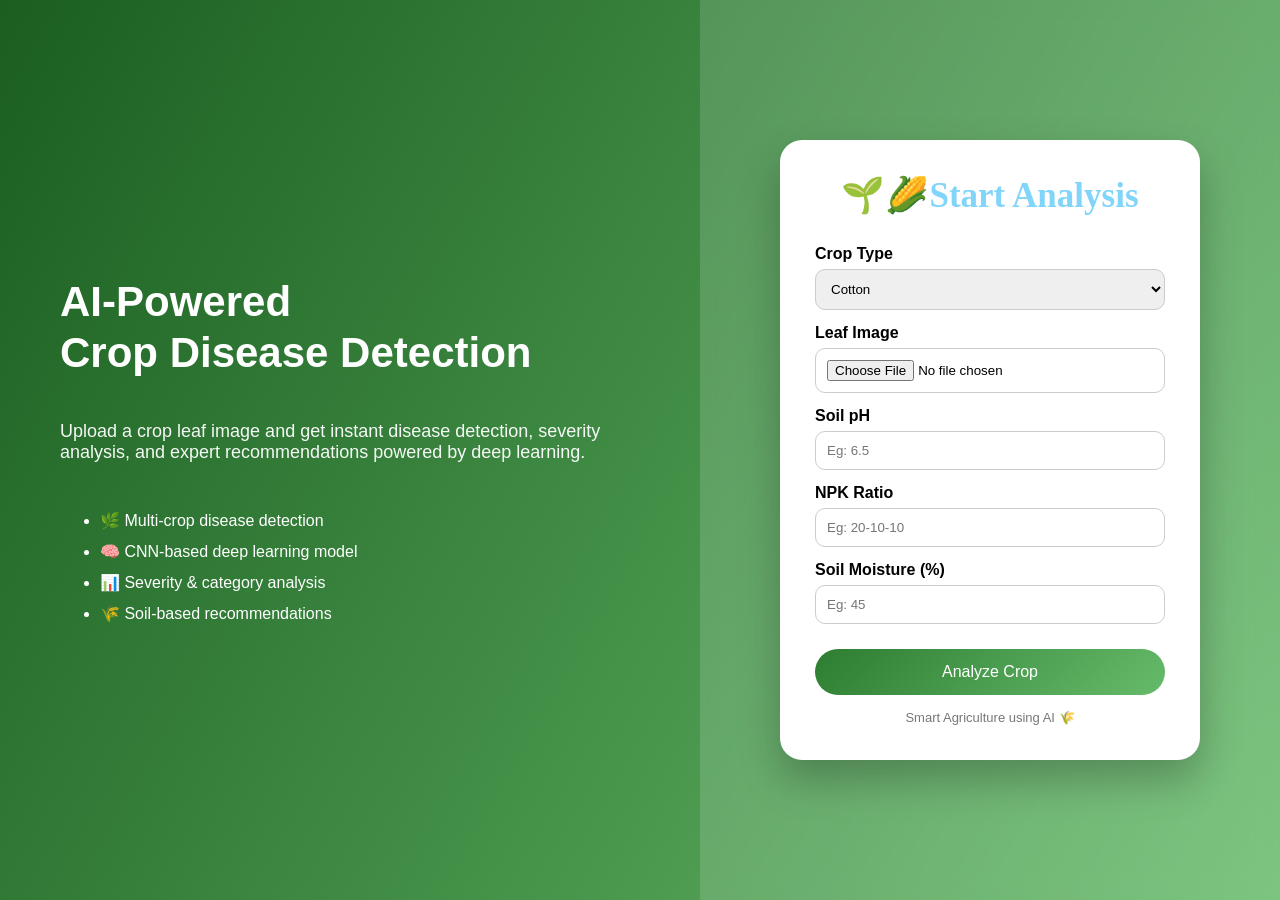
<file: frontend/templates/index.html>
<!DOCTYPE html>
<html lang="en">
<head>
<meta charset="UTF-8">
<title>AI Crop Disease Detection</title>

<style>
*{
    box-sizing:border-box;
    font-family:"Segoe UI", sans-serif;
}

body{
    margin:0;
    height:100vh;
    background:linear-gradient(120deg,#1b5e20,#66bb6a);
    display:flex;
}

/* LEFT HERO PANEL */
.hero{
    flex:1;
    padding:60px;
    color:white;
    display:flex;
    flex-direction:column;
    justify-content:center;
}

.hero h1{
    font-size:42px;
    line-height:1.2;
}

.hero p{
    font-size:18px;
    margin-top:15px;
    opacity:0.95;
}

.features{
    margin-top:30px;
}

.features li{
    margin-bottom:12px;
    font-size:16px;
}

/* RIGHT FORM PANEL */
.form-area{
    flex:1;
    display:flex;
    align-items:center;
    justify-content:center;
    background:rgba(255,255,255,0.15);
    backdrop-filter: blur(12px);
}

.form-box{
    background:white;
    width:420px;
    padding:35px;
    border-radius:22px;
    box-shadow:0 20px 40px rgba(0,0,0,0.25);
}

.form-box h2{
    margin-top:0;
    color:#2e7d32;
    text-align:center;
}

/* FORM */
label{
    font-weight:600;
    margin-top:14px;
    display:block;
}

input, select{
    width:100%;
    padding:11px;
    margin-top:6px;
    border-radius:10px;
    border:1px solid #ccc;
    outline:none;
}

input:focus, select:focus{
    border-color:#2e7d32;
}

/* BUTTON */
button{
    width:100%;
    margin-top:25px;
    padding:14px;
    background:linear-gradient(135deg,#2e7d32,#66bb6a);
    border:none;
    color:white;
    font-size:16px;
    border-radius:30px;
    cursor:pointer;
    transition:0.3s;
}

button:hover{
    transform:translateY(-2px);
    box-shadow:0 10px 20px rgba(0,0,0,0.2);
}

.footer{
    text-align:center;
    margin-top:15px;
    font-size:13px;
    color:#777;
}
</style>
</head>

<body>

<!-- LEFT -->
<div class="hero">
    <h1>AI-Powered<br>Crop Disease Detection</h1>
    <p>
        Upload a crop leaf image and get instant disease
        detection, severity analysis, and expert recommendations
        powered by deep learning.
    </p>

    <ul class="features">
        <li>🌿 Multi-crop disease detection</li>
        <li>🧠 CNN-based deep learning model</li>
        <li>📊 Severity & category analysis</li>
        <li>🌾 Soil-based recommendations</li>
    </ul>
</div>

<!-- RIGHT -->
<div class="form-area">
    <div class="form-box">
        <h2 style="color:#81D4FA; font-size:35px; font-family:Times New Roman, sans-serif; font-weight:bold;">🌱🌽Start Analysis</h2>
        <form action="/predict-ui" method="post" enctype="multipart/form-data">

            <label>Crop Type</label>
            <select name="crop" required>
                <option value="cotton">Cotton</option>
                <option value="rice">Rice</option>
                <option value="maize">Maize</option>
                <option value="wheat">Wheat</option>
                <option value="sugarcane">Sugarcane</option>
            </select>

            <label>Leaf Image</label>
            <input type="file" name="image" accept="image/*" required>

            <label>Soil pH</label>
            <input type="number" step="0.1" name="ph" placeholder="Eg: 6.5" required>

            <label>NPK Ratio</label>
            <input type="text" name="npk" placeholder="Eg: 20-10-10" required>

            <label>Soil Moisture (%)</label>
            <input type="number" step="0.1" name="moisture" placeholder="Eg: 45" required>

            <button type="submit">Analyze Crop</button>
        </form>

        <div class="footer">
            Smart Agriculture using AI 🌾
        </div>
    </div>
</div>

</body>
</html>
</file>
